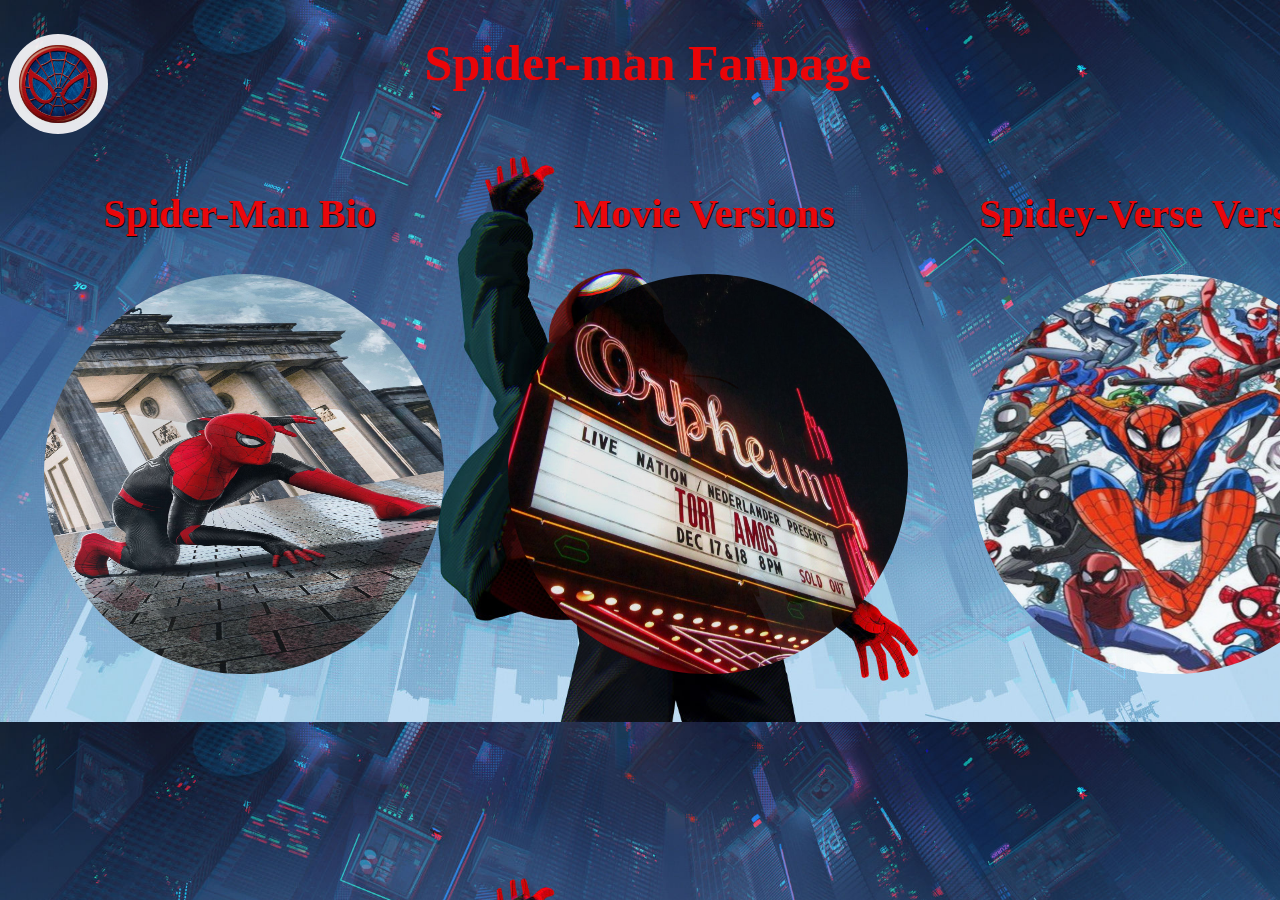
<file: index.html>
<!DOCTYPE html>
<html lang="en" dir="ltr">
  <head>
    <meta charset="utf-8">
    <link rel="stylesheet" href="./css/master.css">
    <title>All about Spider-man</title>
  </head>
  <body>
    <div class="back-button">
      <a href="./index.html">
        <img id="back-button-pic" src="./images/logo.jpg" alt="This is the Spidy Logo">
      </a>
    </div>

    <h1 id='page-title'>Spider-man Fanpage</h1>
    <div class="row">
      <div class="column">
        <h2 class='option-title'>Spider-Man Bio</h2>
        <a class='page-link' id='selected' href="./bio.html">
          <img class="option" src="./images/biopic.jpg" alt="Spider-Man Picture">
        </a>
      </div>

      <div class="column">
        <h2 class='option-title'>Movie Versions</h2>
        <a class='page-link' id='selected' href="./movie-versions.html">
          <img class='option' src="./images/movietheater.jpg" alt="At the Movies">
        </a>
      </div>

      <div class="column">
        <h2 class='option-title'>Spidey-Verse Versions</h2>
        <a class='page-link' id='selected' href="./spidey-verse.html">
          <img class='option' src="./images/multiverse.jpg" alt="Multiverse Spider-Man">
        </a>
      </div>
    </div>
  </body>
</html>
</file>
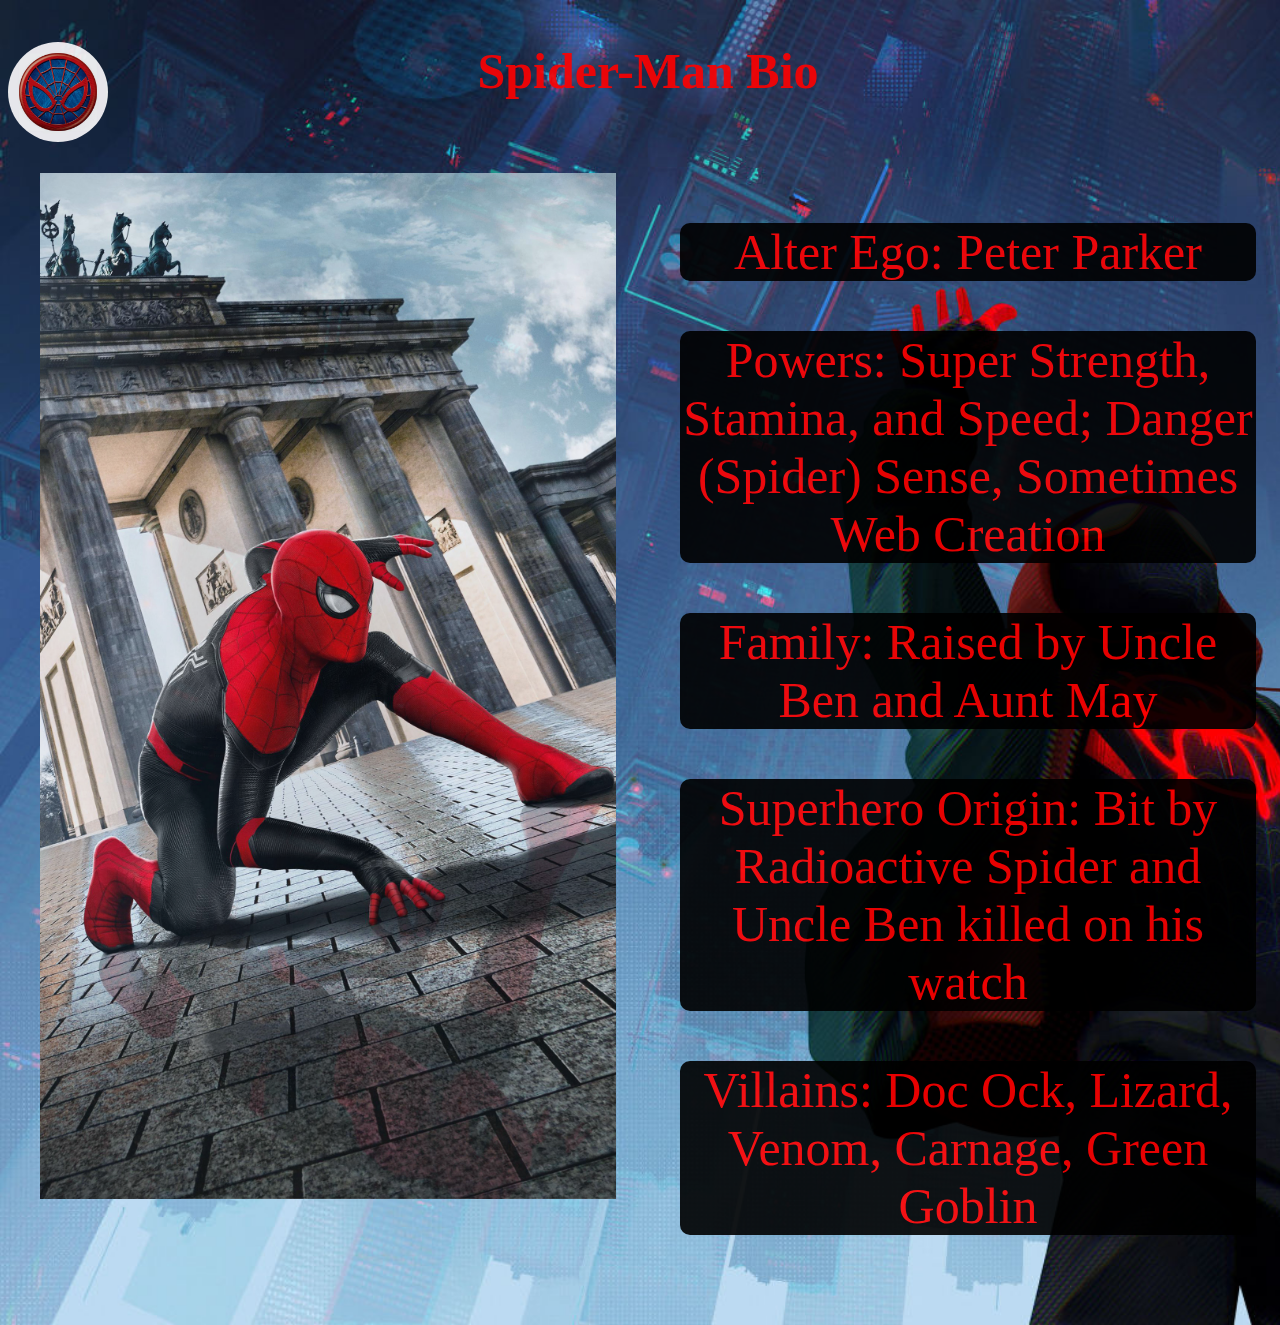
<file: bio.html>
<!DOCTYPE html>
<html lang="en" dir="ltr">
  <head>
    <meta charset="utf-8">
    <link rel="stylesheet" href="./css/master.css">
    <title>Spider-Man Bio</title>
  </head>
  <body>
    <div class="back-button">
      <a href="./index.html">
        <img id="back-button-pic" src="./images/logo.jpg" alt="This is the Spidy Logo">
      </a>
    </div>
    <h2 id='page-title'>Spider-Man Bio</h2>
    <div class="row">
      <div class="column">
        <img id='bioimg' src="./images/biopic.jpg" alt="Picture of Spider-Man">
      </div>
      <div class="column">
        <p class='biopara'>Alter Ego: Peter Parker</p>
        <p class='biopara'>Powers: Super Strength, Stamina, and Speed; Danger (Spider) Sense, Sometimes Web Creation</p>
        <p class='biopara'>Family: Raised by Uncle Ben and Aunt May</p>
        <p class='biopara'>Superhero Origin: Bit by Radioactive Spider and Uncle Ben killed on his watch</p>
        <p class='biopara'>Villains: Doc Ock, Lizard, Venom, Carnage, Green Goblin</p>
      </div>
    </div>
  </body>
</html>
</file>
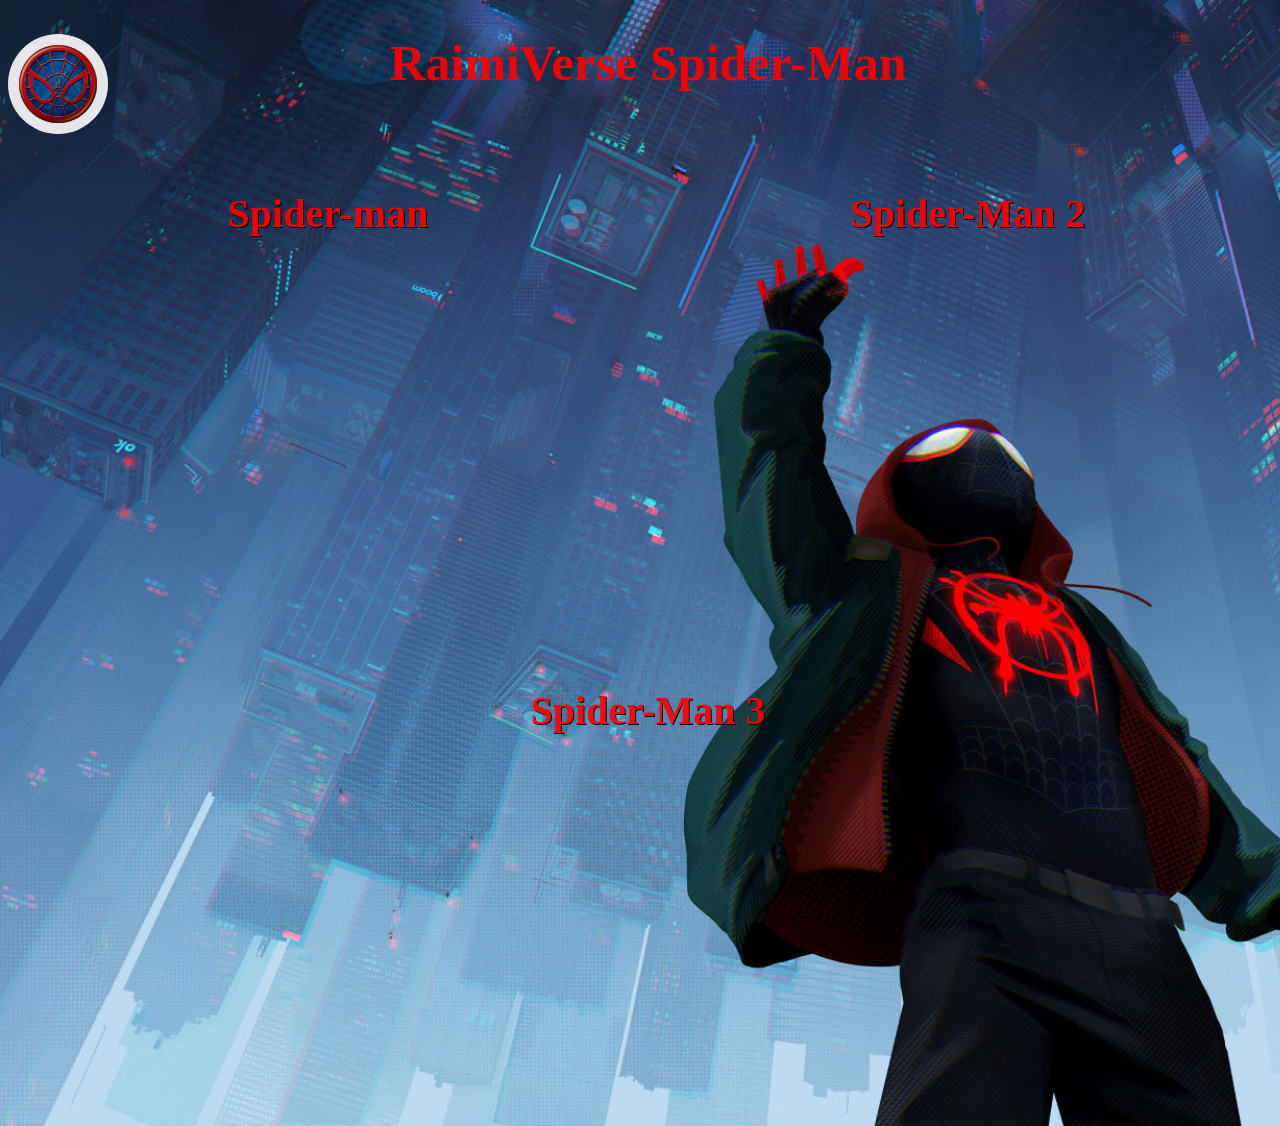
<file: maguni.html>
<!DOCTYPE html>
<html lang="en" dir="ltr">
  <head>
    <meta charset="utf-8">
    <link rel="stylesheet" href="./css/master.css">
    <title>RaimiVerse Spider-Man</title>
  </head>
  <body>
    <div class="back-button">
      <a href="./movie-versions.html">
        <img id="back-button-pic" src="./images/logo.jpg" alt="This is the Spidy Logo">
      </a>
    </div>

    <h1 id='page-title'>RaimiVerse Spider-Man</h1>

    <div class="row">
      <div class="column">
        <h2 class='option-title'>Spider-man</h2>
        <iframe width="560" height="315" src="https://www.youtube.com/embed/TYMMOjBUPMM" title="YouTube video player" frameborder="0" allow="accelerometer; autoplay; clipboard-write; encrypted-media; gyroscope; picture-in-picture" allowfullscreen></iframe>
      </div>

      <div class="column">
        <h2 class='option-title'>Spider-Man 2</h2>
        <iframe width="560" height="315" src="https://www.youtube.com/embed/1s9Yln0YwCw" title="YouTube video player" frameborder="0" allow="accelerometer; autoplay; clipboard-write; encrypted-media; gyroscope; picture-in-picture" allowfullscreen></iframe>
      </div>
    </div>

    <div class="row">
      <div class="column">
        <h2 class='option-title'>Spider-Man 3</h2>
        <iframe width="560" height="315" src="https://www.youtube.com/embed/wPosLpgMtTY" title="YouTube video player" frameborder="0" allow="accelerometer; autoplay; clipboard-write; encrypted-media; gyroscope; picture-in-picture" allowfullscreen></iframe>
      </div>
    </div>

  </body>
</html>
</file>
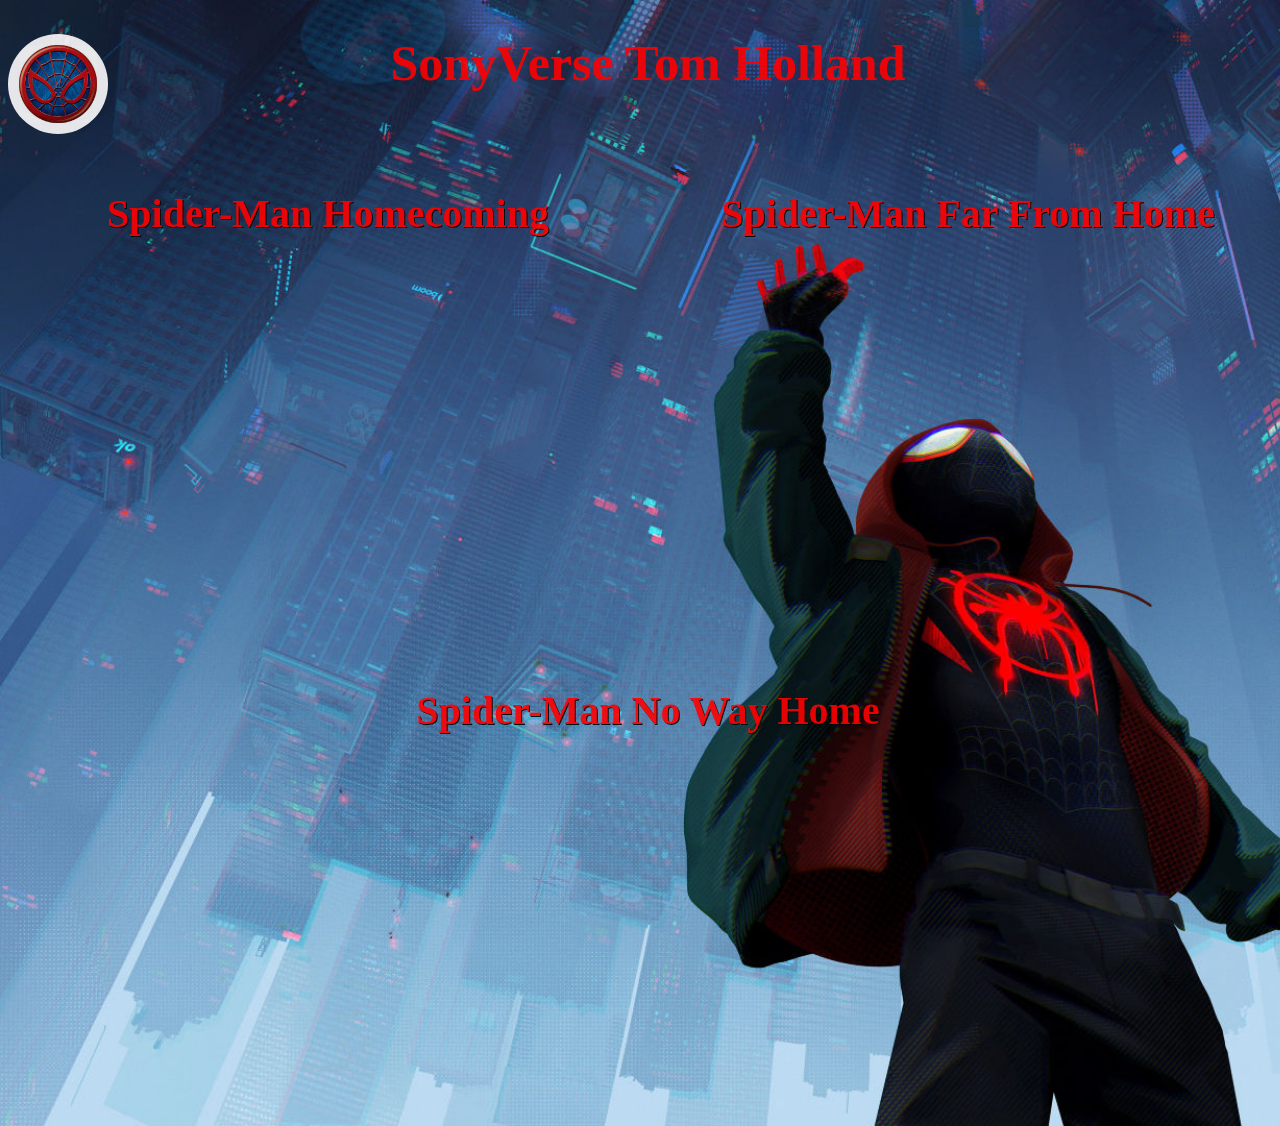
<file: mcu.html>
<!DOCTYPE html>
<html lang="en" dir="ltr">
  <head>
    <meta charset="utf-8">
    <link rel="stylesheet" href="./css/master.css">
    <title>SonyVerse</title>
  </head>
  <body>
    <div class="back-button">
      <a href="./movie-versions.html">
        <img id="back-button-pic" src="./images/logo.jpg" alt="This is the Spidy Logo">
      </a>
    </div>

    <h1 id='page-title'>SonyVerse Tom Holland</h1>

    <div class="row">
      <div class="column">
        <h2 class='option-title'>Spider-Man Homecoming</h2>
        <iframe width="560" height="315" src="https://www.youtube.com/embed/n9DwoQ7HWvI" title="YouTube video player" frameborder="0" allow="accelerometer; autoplay; clipboard-write; encrypted-media; gyroscope; picture-in-picture" allowfullscreen></iframe>
      </div>

      <div class="column">
        <h2 class='option-title'>Spider-Man Far From Home</h2>
        <iframe width="560" height="315" src="https://www.youtube.com/embed/Nt9L1jCKGnE" title="YouTube video player" frameborder="0" allow="accelerometer; autoplay; clipboard-write; encrypted-media; gyroscope; picture-in-picture" allowfullscreen></iframe>
      </div>
    </div>

    <div class="row">
      <div class="column">
        <h2 class='option-title'>Spider-Man No Way Home</h2>
        <iframe width="560" height="315" src="https://www.youtube.com/embed/rt-2cxAiPJk" title="YouTube video player" frameborder="0" allow="accelerometer; autoplay; clipboard-write; encrypted-media; gyroscope; picture-in-picture" allowfullscreen></iframe>
      </div>
    </div>

  </body>
</html>
</file>
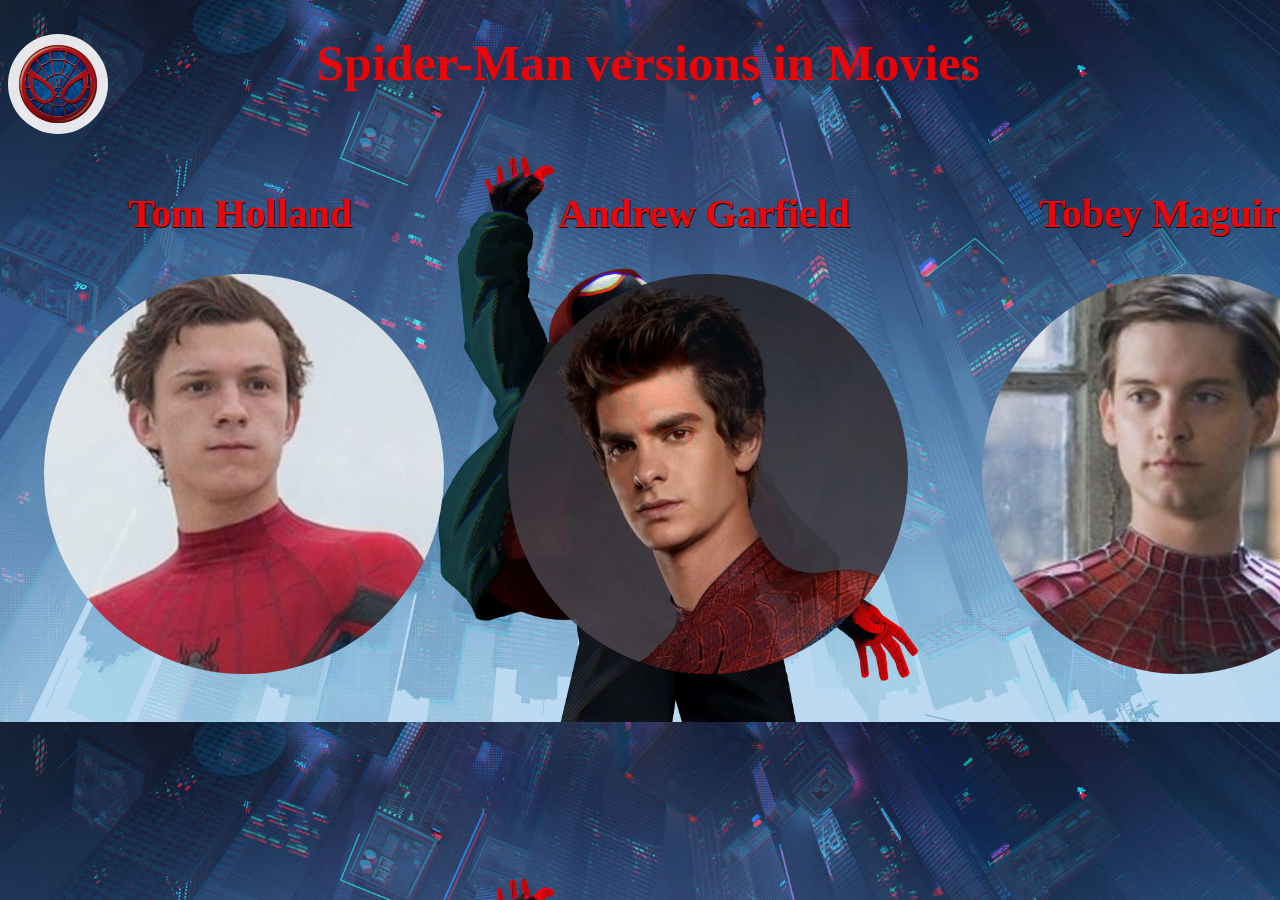
<file: movie-versions.html>
<!DOCTYPE html>
<html lang="en" dir="ltr">
  <head>
    <meta charset="utf-8">
    <link rel="stylesheet" href="./css/master.css">
    <title>Current Movie Spider-men</title>
  </head>
  <body>
    <div class="back-button">
      <a href="./index.html">
        <img id="back-button-pic" src="./images/logo.jpg" alt="This is the Spidy Logo">
      </a>
    </div>

    <h1 id='page-title'>Spider-Man versions in Movies</h1>

    <div class="row">
      <div class="column">
        <h2 class="option-title">Tom Holland</h2>
        <a class="page-link" id='selected' href="./mcu.html">
          <img class='option' src="./images/tomholl.jpg" alt="Tom Holland as Spider-Man">
        </a>
      </div>

      <div class="column">
        <h2 class='option-title'>Andrew Garfield</h2>
        <a class='page-link' id='selected' href="./sony.html">
          <img class='option' src="./images/andgar.jpg" alt="Andrew Garfield as Spider-man">
        </a>
      </div>


        <div class="column">
          <h2 class='option-title'>Tobey Maguire</h2>
          <a class='page-link column' id='selected' href="./maguni.html">
            <img class='option' src="./images/tobmag.jpg" alt="Andrew Garfield as Spider-Man">
          </a>
        </div>

    </div>
  </body>
</html>
</file>
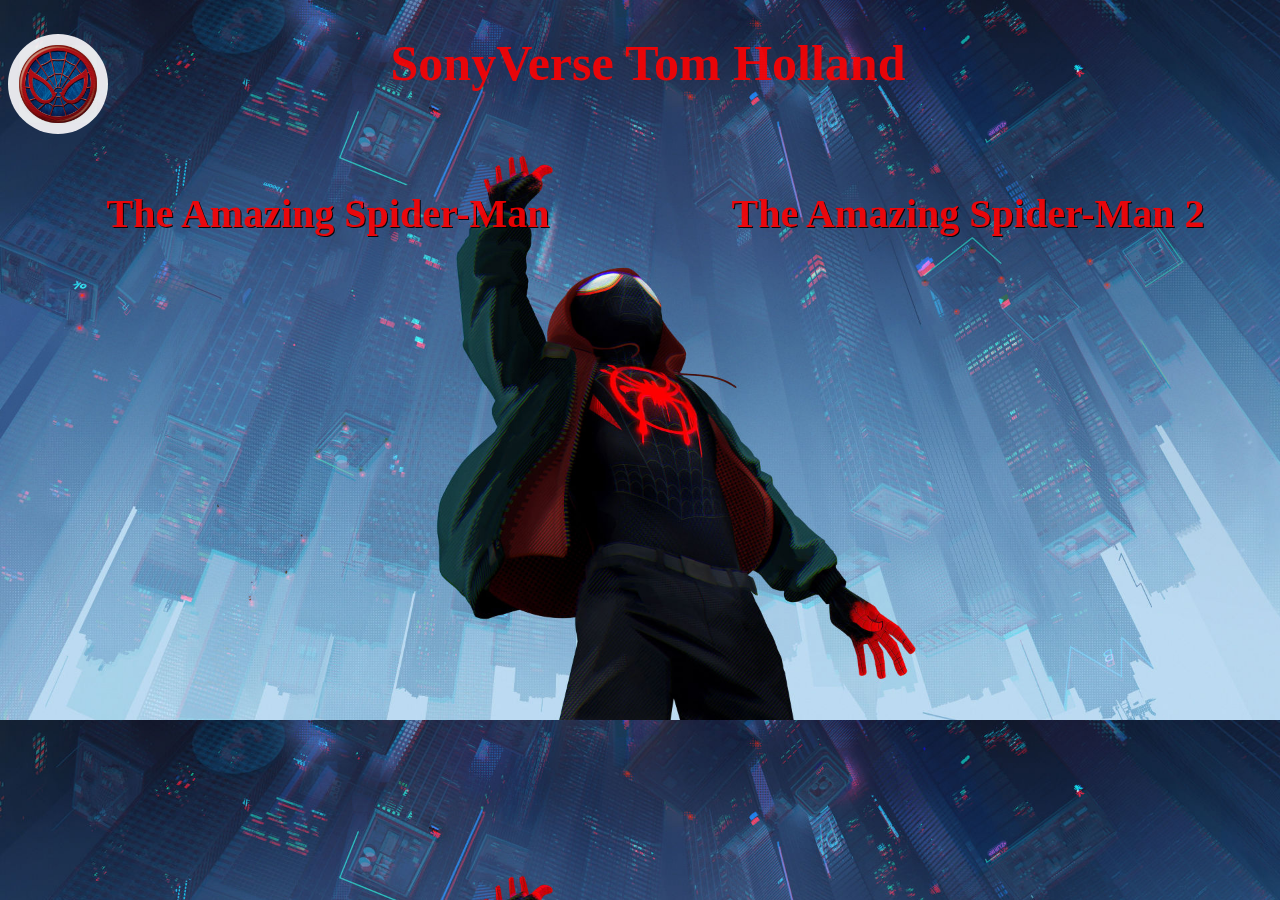
<file: sony.html>
<!DOCTYPE html>
<html lang="en" dir="ltr">
  <head>
    <meta charset="utf-8">
    <link rel="stylesheet" href="./css/master.css">
    <title>SonyVerse</title>
  </head>
  <body>
    <div class="back-button">
      <a href="./movie-versions.html">
        <img id="back-button-pic" src="./images/logo.jpg" alt="This is the Spidy Logo">
      </a>
    </div>

    <h1 id='page-title'>SonyVerse Tom Holland</h1>

    <div class="row">
      <div class="column">
        <h2 class='option-title'>The Amazing Spider-Man</h2>
        <iframe width="560" height="315" src="https://www.youtube.com/embed/-tnxzJ0SSOw" title="YouTube video player" frameborder="0" allow="accelerometer; autoplay; clipboard-write; encrypted-media; gyroscope; picture-in-picture" allowfullscreen></iframe>
      </div>

      <div class="column">
        <h2 class='option-title'>The Amazing Spider-Man 2</h2>
        <iframe width="560" height="315" src="https://www.youtube.com/embed/nbp3Ra3Yp74" title="YouTube video player" frameborder="0" allow="accelerometer; autoplay; clipboard-write; encrypted-media; gyroscope; picture-in-picture" allowfullscreen></iframe>
      </div>
    </div>
  </body>
</html>
</file>
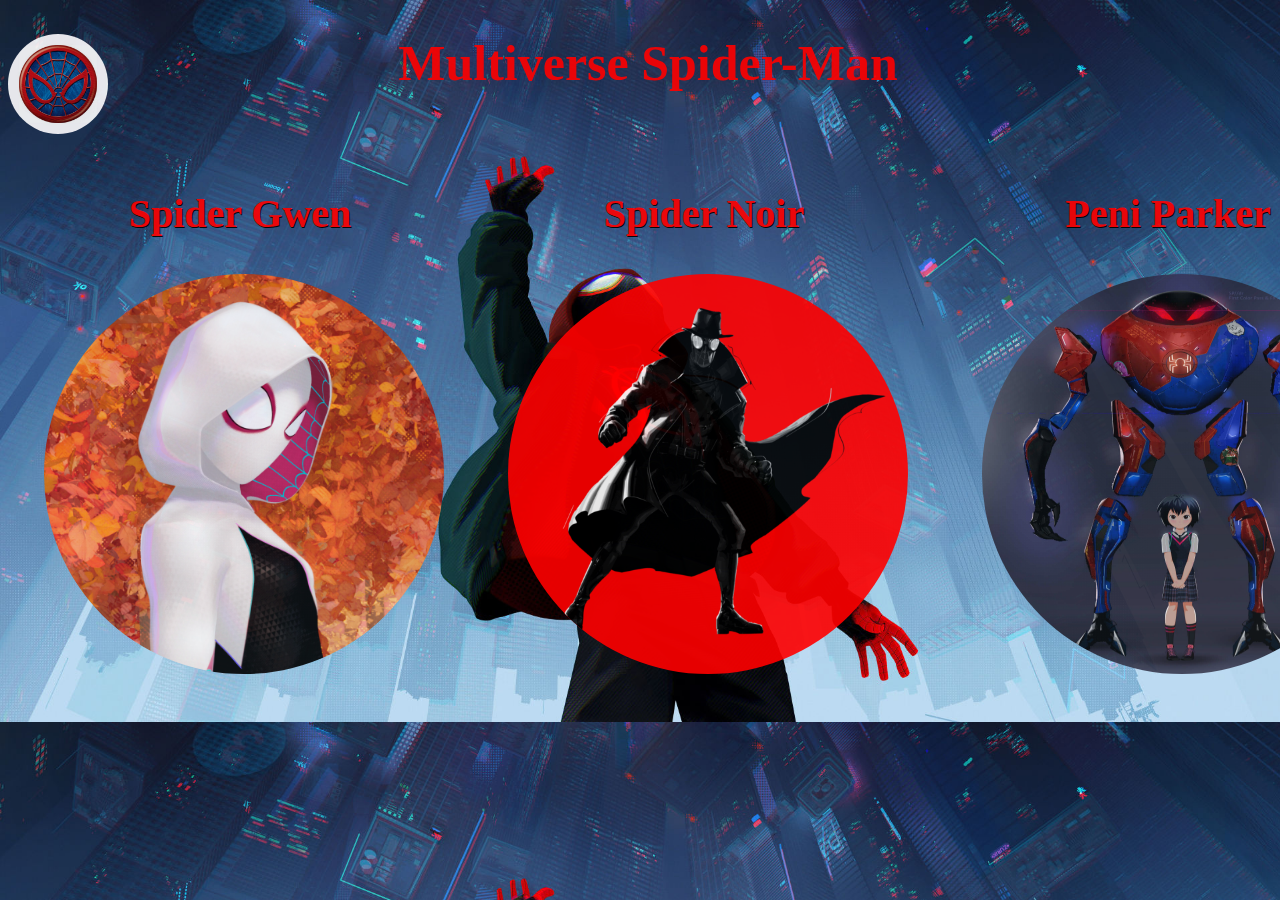
<file: spidey-verse.html>
<!DOCTYPE html>
<html lang="en" dir="ltr">
  <head>
    <meta charset="utf-8">
    <link rel="stylesheet" href="./css/master.css">
    <title>Spidey-Verse</title>
  </head>
  <body>
    <div class="back-button">
      <a href="./index.html">
        <img id="back-button-pic" src="./images/logo.jpg" alt="This is the Spidy Logo">
      </a>
    </div>

    <h1 id='page-title'>Multiverse Spider-Man</h1>

    <div class="row">
      <div class="column">
        <h2 class="option-title">Spider Gwen</h2>
        <a target='_blank' class="page-link" id='selected' href="https://marvel.fandom.com/wiki/Gwendolyn_Stacy_(Earth-65)">
          <img class='option' src="./images/sgwen.jpg" alt="Tom Holland as Spider-Man">
        </a>
      </div>

      <div class="column">
        <h2 class='option-title'>Spider Noir</h2>
        <a target='_blank' class='page-link' id='selected' href="https://marvel.fandom.com/wiki/Spider-Man_Noir">
          <img class='option' src="./images/snoir.png" alt="Andrew Garfield as Spider-man">
        </a>
      </div>


        <div class="column">
          <h2 class='option-title'>Peni Parker</h2>
          <a target='_blank' class='page-link column' id='selected' href="https://marvel.fandom.com/wiki/Peni_Parker_(Earth-14512)">
            <img class='option' src="./images/pparker.jpg" alt="Andrew Garfield as Spider-Man">
          </a>
        </div>

    </div>
  </body>
</html>
</file>
<file: css/master.css>
body {
  background-image: url('../images/spiderman-background.jpg');
  width: 100%;
  height: auto;
  background-color: #ED1D24;
  opacity: .9;
  background-size: cover;
}
.row {
  display: flex;
}
.column {
  flex: 50%;
  margin: 2.5%;
  text-align: center;
  height: 40%;
}

.option img {
  height: 100px;
}

.option-title {
  font-size: 40px;
  color: red;
  text-shadow: 1px 1px black;
}

#page-title {
    text-align: center;
    color: red;
    font-size: 50px;
}

.page-link {
  text-decoration: none;
  color: red;
}

.option {
  text-align: center;
  background-color: red;
  border-radius: 300%;
  margin: 1%;
  height: 400px;
  width: 400px;
}

#selected :hover {
  border: 10px solid red;
}

#back-button-pic {
  display: block;
  position: absolute;
  width: 100px;
  margin: 0 auto;
  object-fit: cover;
  border-radius: 100%;
}

img {
  width: 100%;
}
#bioimg {
  width: 100%;
}

.biopara {
  font-size: 50px;
  color: red;
  background-color: black;
  border-radius: 10px;
}
</file>
